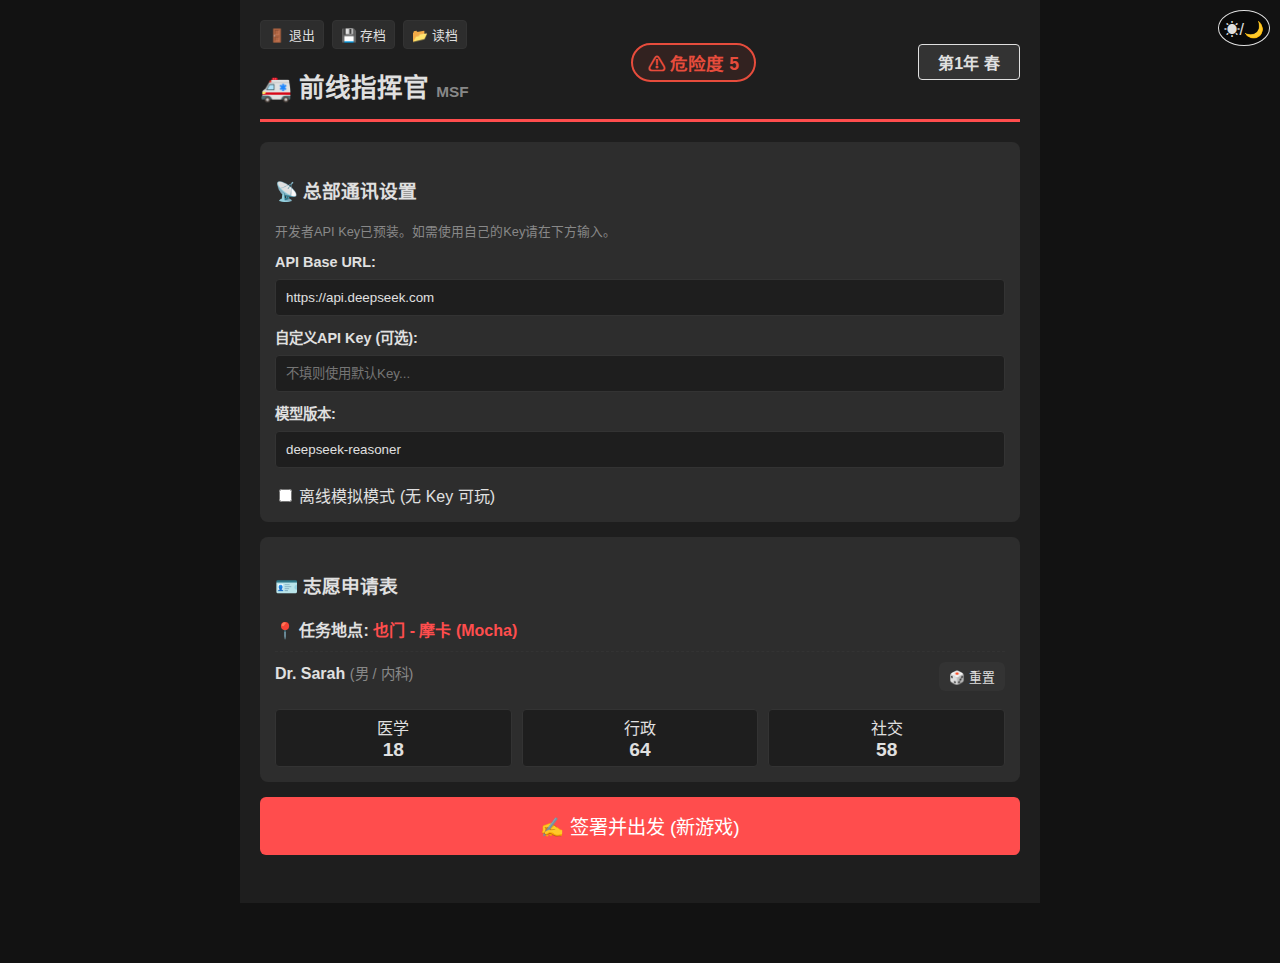
<file: 特化版.html>
<!DOCTYPE html>
<html lang="zh-CN">
<head>
    <meta charset="UTF-8">
    <meta name="viewport" content="width=device-width, initial-scale=1.0, maximum-scale=1.0, user-scalable=no">
    <title>无国界医生：前线指挥官 (DeepSeek R1版)</title>
    <style>
        /* 日夜模式变量定义 */
        :root {
            /* 夜间模式 (默认) */
            --bg: #121212;
            --panel: #1e1e1e;
            --text: #e0e0e0;
            --primary: #ff4d4d;
            --accent: #d35400;
            --green: #2ecc71;
            --blue: #3498db;
            --gold: #f1c40f;
            --purple: #9b59b6;
            --border: #333;
            --input-bg: #2d2d2d;
            --bio-bg: #2a2520;
            --bio-text: #bdc3c7;
            --hover: #333;
            --danger: #e74c3c;
            --nav-height: 60px;
        }

        /* 日间模式类 */
        body.day-mode {
            --bg: #fdf6e3;
            --panel: #ffffff;
            --text: #333333;
            --primary: #EE0000;
            --accent: #e67e22;
            --green: #27ae60;
            --blue: #2980b9;
            --gold: #f39c12;
            --purple: #8e44ad;
            --border: #ddd;
            --input-bg: #eee;
            --bio-bg: #fff8e1;
            --bio-text: #5d4037;
            --hover: #fffdf5;
            --danger: #c0392b;
        }

        body { font-family: 'Helvetica Neue', Helvetica, Arial, sans-serif; background: var(--bg); color: var(--text); margin: 0; padding: 0; transition: background 0.3s, color 0.3s; padding-bottom: var(--nav-height); }
        .container { max-width: 800px; margin: 0 auto; background: var(--panel); padding: 20px; min-height: 100vh; box-sizing: border-box; position: relative; }
        
        /* 头部与状态 */
        header { border-bottom: 3px solid var(--primary); padding-bottom: 15px; margin-bottom: 20px; display: flex; justify-content: space-between; align-items: center; }
        .header-left { display: flex; flex-direction: column; gap: 5px; }
        
        .system-btns { display: flex; gap: 8px; margin-bottom: 5px; }
        .sys-btn { padding: 4px 8px; font-size: 0.8rem; background: var(--input-bg); border: 1px solid var(--border); color: var(--text); border-radius: 4px; }
        .sys-btn:hover { background: var(--accent); color: white; }

        .header-center { 
            font-size: 1.1rem; font-weight: bold; color: var(--danger); 
            border: 2px solid var(--danger); padding: 5px 15px; border-radius: 20px; 
            background: rgba(231, 76, 60, 0.1); 
            animation: heartbeat 2s infinite; 
            text-align: center;
        }
        @keyframes heartbeat { 0% { transform: scale(1); } 50% { transform: scale(1.05); } 100% { transform: scale(1); } }

        h1 { margin: 0; font-size: 1.6rem; color: var(--text); }
        #game-location-display { font-size: 0.95rem; color: var(--accent); font-weight: bold; margin-top: 5px; display: none; animation: fadeIn 1s; }
        
        .day-counter { background: var(--border); color: var(--text); padding: 5px 10px; border-radius: 4px; font-weight: bold; height: fit-content; border: 1px solid var(--text); min-width: 80px; text-align: center; }

        #theme-toggle {
            position: absolute; top: 10px; right: 10px; z-index: 100;
            background: rgba(0,0,0,0.5); border: 1px solid var(--text); color: var(--text);
            padding: 5px; font-size: 1rem; margin: 0; width: auto; border-radius: 50%;
        }

        /* 界面切换 */
        .screen { display: none; animation: fadeIn 0.5s; padding-bottom: 20px; }
        .screen.active { display: block; }
        @keyframes fadeIn { from { opacity: 0; } to { opacity: 1; } }

        /* 加载界面 */
        #loading-screen { text-align: center; padding-top: 50px; }
        .loader-content { display: inline-block; text-align: left; background: #000; color: #0f0; padding: 20px; border-radius: 5px; font-family: 'Courier New', Courier, monospace; width: 80%; max-width: 400px; box-shadow: 0 0 20px rgba(0,0,0,0.5); }
        .loader-spinner { border: 4px solid #333; border-top: 4px solid var(--primary); border-radius: 50%; width: 40px; height: 40px; animation: spin 1s linear infinite; margin: 20px auto; }
        @keyframes spin { 0% { transform: rotate(0deg); } 100% { transform: rotate(360deg); } }
        .log-line { margin: 5px 0; opacity: 0; animation: typeIn 0.5s forwards; }
        @keyframes typeIn { from { opacity: 0; transform: translateY(5px); } to { opacity: 1; transform: translateY(0); } }

        /* 按钮体系 */
        button { background: var(--border); color: var(--text); border: none; padding: 12px 18px; border-radius: 6px; cursor: pointer; transition: 0.2s; font-size: 1rem; margin-bottom: 8px; }
        button:hover { opacity: 0.9; transform: translateY(-1px); background: var(--primary); color: white; }
        button:disabled { background: #555; cursor: not-allowed; transform: none; color: #888; }
        
        .action-btn { width: 100%; text-align: left; display: flex; justify-content: space-between; align-items: center; background: var(--panel); border: 1px solid var(--border); }
        .action-btn:hover { background: var(--hover); }
        
        .skill-btn { background: var(--accent); color: white; width: 100%; }
        .rest-btn { background: var(--green); color: white; width: 100%; margin-top: 15px; font-weight: bold; }
        
        .choice-btn { 
            background: var(--panel); color: var(--text); border: 2px solid var(--border); width: 100%; text-align: left; padding: 18px; margin-bottom: 12px;
            transition: all 0.2s;
        }
        .choice-btn:hover { border-color: var(--accent); background: var(--hover); box-shadow: 0 2px 5px rgba(0,0,0,0.2); }

        .input-group { background: var(--input-bg); padding: 15px; border-radius: 8px; margin-bottom: 15px; color: var(--text); }
        input[type="text"], input[type="password"], input[type="number"] { width: 100%; padding: 10px; margin-top: 8px; border: 1px solid var(--border); border-radius: 4px; box-sizing: border-box; background: var(--panel); color: var(--text); }

        /* Slider 样式 */
        .slider-container { background: var(--input-bg); padding: 10px; border-radius: 6px; border: 1px solid var(--border); margin-bottom: 8px; }
        input[type=range] { width: 100%; margin: 10px 0; }
        .slider-val { float: right; font-weight: bold; color: var(--gold); }

        /* 数值条 */
        .stats-grid { display: grid; grid-template-columns: 1fr 1fr; gap: 15px; margin-bottom: 20px; }
        .stat-box { background: var(--input-bg); padding: 12px; border-radius: 6px; border-left: 4px solid var(--accent); position: relative; }
        .bar-bg { background: #555; height: 10px; border-radius: 5px; overflow: hidden; margin-top: 5px; }
        .bar-fill { height: 100%; background: var(--accent); width: 50%; transition: width 0.5s ease-out; }
        .bar-fill.high { background: var(--green); }
        .bar-fill.low { background: var(--primary); }

        /* 底部导航栏 */
        .bottom-nav {
            position: fixed; bottom: 0; left: 0; width: 100%; height: var(--nav-height);
            background: var(--panel); border-top: 1px solid var(--border);
            display: grid; grid-template-columns: repeat(7, 1fr); /* 7个Tab */
            z-index: 999; box-shadow: 0 -2px 10px rgba(0,0,0,0.3);
        }
        .nav-item {
            display: flex; flex-direction: column; justify-content: center; align-items: center;
            cursor: pointer; color: #888; font-size: 0.7rem; transition: 0.2s; padding: 2px 0;
        }
        .nav-item.active { color: var(--primary); font-weight: bold; background: rgba(255,255,255,0.05); }
        .nav-icon { font-size: 1.2rem; margin-bottom: 2px; }

        /* 内容区域 */
        .tab-content { display: none; animation: fadeIn 0.3s; }
        .tab-content.active { display: block; }

        .bio-box { background: var(--bio-bg); padding: 15px; border-radius: 6px; font-style: italic; color: var(--bio-text); line-height: 1.6; margin-bottom: 20px; border: 1px dashed var(--border); }

        .rank-card {
            background: linear-gradient(135deg, var(--input-bg), var(--panel));
            border: 2px solid var(--gold); border-radius: 8px; padding: 15px;
            margin-bottom: 20px; text-align: center;
        }
        .rank-title { font-size: 1.4rem; font-weight: bold; color: var(--gold); margin-bottom: 5px; }
        .rank-progress { font-size: 0.9rem; color: #888; margin-bottom: 10px; }
        .rank-actions { display: grid; grid-template-columns: 1fr 1fr; gap: 10px; margin-top: 10px; }

        /* 商店物品 Grid */
        .item-grid { display: grid; grid-template-columns: 1fr 1fr; gap: 10px; }
        .item-card { background: var(--input-bg); border: 1px solid var(--border); border-radius: 6px; padding: 10px; text-align: center; display: flex; flex-direction: column; justify-content: space-between; }
        .item-name { font-weight: bold; color: var(--accent); margin-bottom: 5px; font-size: 1rem; }
        .item-price { color: var(--gold); font-weight: bold; margin-bottom: 5px; }
        .item-desc { font-size: 0.8em; color: #aaa; margin-bottom: 10px; height: 3em; overflow: hidden; }
        .buy-btn { width: 100%; padding: 8px; font-size: 0.9rem; background: var(--border); color: var(--text); }
        .buy-btn:not(:disabled):hover { background: var(--green); color: white; }

        #event-area { background: var(--panel); border: 1px solid var(--border); padding: 25px; border-radius: 8px; box-shadow: 0 5px 15px rgba(0,0,0,0.1); margin-bottom: 20px; }
        .event-tag { display: inline-block; background: var(--primary); color: white; padding: 3px 8px; font-size: 0.8rem; border-radius: 4px; margin-bottom: 10px; text-transform: uppercase; }
        .event-text { line-height: 1.8; color: var(--text); font-size: 1.05rem; margin-bottom: 25px; text-align: justify; }
        .loading-spinner { text-align: center; padding: 40px; color: #888; display: none; }

        /* 病房样式 */
        .patient-card { background: var(--input-bg); border-left: 4px solid #888; padding: 10px; margin-bottom: 10px; border-radius: 4px; position: relative; }
        .p-sev-0 { border-color: var(--green); }
        .p-sev-1 { border-color: var(--gold); }
        .p-sev-2 { border-color: var(--danger); }
        .p-header { display: flex; justify-content: space-between; font-weight: bold; border-bottom: 1px solid #444; padding-bottom: 5px; margin-bottom: 5px; }
        .p-info { font-size: 0.9rem; color: #bbb; margin-bottom: 5px; }
        .p-desc { font-size: 0.85rem; font-style: italic; color: #888; margin-bottom: 8px; }
        .p-actions { display: flex; gap: 5px; margin-top: 5px; }
        .p-btn { padding: 4px 8px; font-size: 0.8rem; flex: 1; }

        /* 考核样式 */
        .exam-box { background: var(--input-bg); padding: 15px; border: 1px solid var(--border); border-radius: 8px; }
        .exam-q { font-size: 1.1rem; margin-bottom: 15px; font-weight: bold; }
        .exam-opt { width: 100%; text-align: left; margin-bottom: 8px; padding: 10px; border: 1px solid var(--border); background: var(--panel); color: var(--text); }
        .exam-opt:hover { border-color: var(--blue); }
        .streak-badge { background: var(--gold); color: #000; padding: 2px 6px; border-radius: 4px; font-weight: bold; font-size: 0.9em; margin-left: 10px; }

        /* 弹窗通用样式 */
        .custom-modal { 
            position: fixed; top: 0; left: 0; width: 100%; height: 100%; 
            background: rgba(0,0,0,0.85); z-index: 2000; display: none;
            justify-content: center; align-items: center; 
        }
        .modal-content { 
            background: var(--panel); width: 90%; max-width: 400px; padding: 0; 
            border-radius: 10px; overflow: hidden; box-shadow: 0 10px 25px rgba(0,0,0,0.5);
            animation: popIn 0.3s; border: 1px solid var(--border); color: var(--text); position: relative; max-height: 90vh; overflow-y: auto;
        }
        @keyframes popIn { from { transform: scale(0.8); opacity: 0; } to { transform: scale(1); opacity: 1; } }
        .modal-header { background: var(--input-bg); color: var(--text); padding: 15px; text-align: center; font-size: 1.2rem; font-weight: bold; border-bottom: 1px solid var(--border); }
        .modal-body { padding: 20px; text-align: center; }
        
        #result-status { font-weight: bold; font-size: 1.2rem; text-align: center; margin-bottom: 10px; }
        .status-success { color: var(--green); }
        .status-fail { color: var(--primary); }

        #result-text, .msg-text { font-style: italic; color: var(--text); opacity: 0.9; margin-bottom: 15px; padding-bottom: 10px; border-bottom: 1px dashed var(--border); line-height: 1.5; }

        .change-list { list-style: none; padding: 0; margin: 0; text-align: left; }
        .change-item { display: flex; justify-content: space-between; padding: 8px 0; border-bottom: 1px solid var(--border); font-size: 1.1rem; }
        .change-val { font-weight: bold; }
        .val-up { color: var(--green); }
        .val-down { color: var(--primary); }
        .modal-btn { width: 100%; padding: 15px; background: var(--primary); border-radius: 0; margin: 0; font-size: 1.1rem; color: white; cursor: pointer; border: none; }
        .modal-btn:hover { opacity: 0.9; }
        .modal-btn.secondary { background: var(--border); color: var(--text); }
        
        .save-slot-btn { 
            display: block; width: 100%; text-align: left; margin-bottom: 10px; 
            background: var(--input-bg); border: 1px solid var(--border); padding: 15px;
            border-radius: 6px; cursor: pointer;
        }
        .save-slot-btn:hover { border-color: var(--accent); }
        .save-meta { font-size: 0.8em; color: #888; margin-top: 5px; }

        #start-event-btn { 
            width: 100%; margin-top: 15px; background: var(--accent); padding: 15px; 
            font-size: 1.1rem; font-weight: bold; display: none; color: white;
            animation: pulse 2s infinite;
        }
        @keyframes pulse { 0% { box-shadow: 0 0 0 0 rgba(230, 126, 34, 0.7); } 70% { box-shadow: 0 0 0 10px rgba(230, 126, 34, 0); } 100% { box-shadow: 0 0 0 0 rgba(230, 126, 34, 0); } }

        #story-container {
            margin-top: 20px; text-align: left;
            border: 1px solid var(--border); background: var(--input-bg);
            padding: 15px; border-radius: 6px; display: none;
        }
        #story-content {
            font-family: 'Georgia', serif; line-height: 1.8; white-space: pre-wrap;
            max-height: 300px; overflow-y: auto; color: var(--text);
        }
        #gen-story-btn {
            background: var(--accent);
            width: 100%; margin-top: 15px; padding: 15px;
            font-weight: bold; color: white;
        }

        .achieve-list { list-style: none; padding: 0; }
        .achieve-item { background: var(--input-bg); margin-bottom: 10px; padding: 10px; border-radius: 4px; border-left: 3px solid var(--gold); }
    </style>
</head>
<body>

<button id="theme-toggle" onclick="toggleTheme()">☀/🌙</button>

<div class="container">
    <header>
        <div class="header-left">
            <div class="system-btns">
                <button class="sys-btn" id="exit-game-btn" onclick="tryExitGame()">🚪 退出</button>
                <button class="sys-btn" onclick="saveGameManual()">💾 存档</button>
                <button class="sys-btn" onclick="openLoadModal()">📂 读档</button>
            </div>
            <h1>🚑 前线指挥官 <span style="font-size:0.6em; color:#888">MSF</span></h1>
            <div id="game-location-display">📍 ???</div>
        </div>
        
        <div class="header-center">⚠ 危险度 <span id="val-danger">5</span></div>

        <div class="day-counter" id="day-display">第1年 春</div>
    </header>

    <div id="setup-screen" class="screen active">
        <div class="input-group">
            <h3>📡 总部通讯设置</h3>
            
            <p style="font-size:0.8em; color:#888;">开发者API Key已预装。如需使用自己的Key请在下方输入。</p>
            <label style="font-size:0.9em; font-weight:bold;">API Base URL:</label>
            <input type="text" id="api-url" value="https://api.deepseek.com">

            <label style="font-size:0.9em; font-weight:bold; margin-top:10px; display:block;">自定义API Key (可选):</label>
            <input type="password" id="api-key" placeholder="不填则使用默认Key...">
            
            <label style="font-size:0.9em; font-weight:bold; margin-top:10px; display:block;">模型版本:</label>
            <input type="text" id="model-name" value="deepseek-reasoner" placeholder="deepseek-reasoner">
            
            <div style="margin-top:15px;">
                <input type="checkbox" id="use-mock" onchange="toggleApiInput()"> 
                <label for="use-mock">离线模拟模式 (无 Key 可玩)</label>
            </div>
        </div>
        <div class="input-group">
            <h3>🪪 志愿申请表</h3>
            
            <button id="continue-btn" onclick="openLoadModal()" style="display:none; background:var(--green); color:white; width:100%; margin-bottom:15px; border:2px solid var(--text);">🔄 继续游戏 (检测到存档)</button>

            <div style="margin-bottom: 10px; border-bottom: 1px dashed var(--border); padding-bottom: 10px;">
                <strong>📍 任务地点:</strong> <span id="p-location" style="color:var(--primary); font-weight:bold;">正在分配...</span>
            </div>

            <div style="display: flex; justify-content: space-between; margin-bottom:10px;">
                <div>
                    <strong><span id="p-name">?</span></strong> 
                    <span style="color:#888; font-size:0.9em;">(<span id="p-gender">?</span> / <span id="p-dept">?</span>)</span>
                </div>
                <button onclick="rollCharacter()" style="padding:5px 10px; font-size:0.8rem;">🎲 重置</button>
            </div>
            <div style="display:grid; grid-template-columns: 1fr 1fr 1fr; gap:10px; text-align:center;">
                <div style="background:var(--panel); border:1px solid var(--border); padding:5px; border-radius:4px;">医学<br><strong id="p-med" style="font-size:1.2em">0</strong></div>
                <div style="background:var(--panel); border:1px solid var(--border); padding:5px; border-radius:4px;">行政<br><strong id="p-admin" style="font-size:1.2em">0</strong></div>
                <div style="background:var(--panel); border:1px solid var(--border); padding:5px; border-radius:4px;">社交<br><strong id="p-soc" style="font-size:1.2em">0</strong></div>
            </div>
        </div>
        <button onclick="tryStartNewGame()" style="width:100%; padding:15px; font-size:1.2rem; background:var(--primary); color:white;">✍️ 签署并出发 (新游戏)</button>
    </div>

    <div id="loading-screen" class="screen">
        <div class="loader-content">
            <div>> 连接 MSF 卫星网络...</div>
            <div id="log-box"></div>
            <div class="loader-spinner"></div>
            <div style="text-align:center; color:#888; font-size:0.8em; margin-top:10px;">任务生成中，请保持信号畅通</div>
        </div>
    </div>

    <div id="game-screen" class="screen">
        
        <div id="tab-event" class="tab-content active">
            <h3>🚨 季度简报</h3>
            <div id="loading-spinner" class="loading-spinner">
                🛰️ 正在从前线获取情报 (DeepSeek推理中)...
            </div>

            <div id="event-area" style="display:none;">
                <span class="event-tag" id="event-tag">EVENT</span>
                <div class="event-text" id="event-desc"></div>
                <div id="choices-container"></div>
            </div>

            <button id="start-event-btn" onclick="fetchDailyEvent()">📡 获取季度情报 (开始事件)</button>
            
            <div id="next-quarter-msg" style="text-align:center; margin-top:20px; color:#888; display:none;">
                本季度事件已处理。请管理人物与基地，准备进入下一季度。
            </div>
            <button id="next-day-btn" onclick="triggerNextQuarter()" style="width:100%; margin-top:15px; background:var(--primary); padding:15px; font-size:1.1rem; display:none; color: white;">📅 进入下一季度</button>
        </div>

        <div id="tab-character" class="tab-content">
            <div id="bio-container" class="bio-box"></div>

            <div class="rank-card">
                <div class="rank-title" id="val-rank-name">医疗专员</div>
                <div class="rank-progress">当前职级: Lv.<span id="val-rank-lvl">1</span></div>
                <div style="font-size:0.9em; margin-bottom:5px;">上级好感度: <span id="val-favor">10</span>/100</div>
                <div class="bar-bg" style="margin-bottom:10px;"><div class="bar-fill" id="bar-favor" style="background:var(--gold)"></div></div>
                <div style="font-size:0.9em; color:#fff;">考核连胜: <span id="val-max-streak" style="color:var(--gold)">0</span> (晋升关键)</div>
                
                <div class="rank-actions">
                    <button style="font-size:0.9rem; padding:8px;" onclick="interactBoss('network')">🤝 联络感情</button>
                    <button style="font-size:0.9rem; padding:8px;" onclick="interactBoss('fund')">💰 请求资金</button>
                </div>
                <button id="btn-promo" style="width:100%; margin-top:10px; background:var(--blue); color:white;" onclick="applyForPromotion()">⬆️ 申请晋升 (仅秋季开放)</button>
                <div id="promo-status" style="font-size:0.8em; color:#888; margin-top:5px;"></div>
            </div>

            <div class="stat-box" style="margin-bottom:15px; border-left-color:var(--purple);">
                💵 个人存款: <span id="val-cash-char" style="font-weight:bold; color:var(--purple); float:right;">$100</span>
                <div style="font-size:0.8em; color:#888; margin-top:5px;">生活费: -$50 (季度结算时扣除)</div>
                <div style="font-size:0.8em; color:#2ecc71; margin-top:2px;">下季度薪水: <span id="val-salary"></span></div>
            </div>

            <h4>人物特性</h4>
            <div class="stats-grid">
                <div class="stat-box">❤️ 健康 <span style="float:right;" id="val-health">0</span><div class="bar-bg"><div class="bar-fill" id="bar-health"></div></div></div>
                <div class="stat-box">⚡ 精力 <span style="float:right;" id="val-energy">0</span><div class="bar-bg"><div class="bar-fill" id="bar-energy"></div></div></div>
                <div class="stat-box">💉 医学 <span style="float:right;" id="val-med">0</span><div class="bar-bg"><div class="bar-fill" id="bar-med" style="background:var(--blue)"></div></div></div>
                <div class="stat-box">📋 行政 <span style="float:right;" id="val-admin">0</span><div class="bar-bg"><div class="bar-fill" id="bar-admin" style="background:var(--blue)"></div></div></div>
                <div class="stat-box">🗣️ 社交 <span style="float:right;" id="val-soc">0</span><div class="bar-bg"><div class="bar-fill" id="bar-soc" style="background:var(--blue)"></div></div></div>
                <div class="stat-box" style="border-left-color:var(--danger);">👮 嫌疑 <span style="float:right;" id="val-suspicion">0</span><div class="bar-bg"><div class="bar-fill" id="bar-suspicion" style="background:var(--danger)"></div></div></div>
            </div>
            
            <div style="display:grid; grid-template-columns: 1fr 1fr 1fr; gap:10px;">
                <button class="skill-btn" onclick="trainSkill('med')">📖 研读医学</button>
                <button class="skill-btn" onclick="trainSkill('admin')">📋 处理文书</button>
                <button class="skill-btn" onclick="trainSkill('soc')">🗣️ 交流经验</button>
            </div>
            
            <button class="rest-btn" id="btn-rest" onclick="doRest()">🛌 休息 (本季度限一次)</button>
        </div>

        <div id="tab-ward" class="tab-content">
            <div class="stat-box" style="margin-bottom:15px; border-left-color:var(--blue);">
                🏥 住院部: <span id="ward-count">0</span> / <span id="ward-cap">20</span>
                <span style="float:right; font-size:0.8em; color:#aaa;" id="ward-limit-msg">本季收治: 0/3</span>
            </div>
            
            <div style="display:flex; gap:10px; margin-bottom:15px;">
                <button class="action-btn" style="flex:1; justify-content:center; background:var(--blue); color:white;" onclick="admitPatient()">➕ 收入院</button>
                <button class="action-btn" id="btn-rounds" style="flex:1; justify-content:center; background:var(--purple); color:white;" onclick="doRounds()">🩺 查房 (消耗物资/健康)</button>
            </div>
            
            <div id="patient-list"></div>
        </div>

        <div id="tab-exam" class="tab-content">
            <div class="stat-box" style="margin-bottom:15px; border-left-color:var(--gold);">
                📝 执业能力考核
                <div style="font-size:0.8em; color:#aaa;">当前连胜: <span id="curr-streak">0</span> | 最高连胜: <span id="best-streak">0</span></div>
            </div>
            
            <div id="exam-start-area">
                <p>每季度可参加一次考核。连胜是晋升的关键。</p>
                <p style="font-size:0.8em; color:#888;">连胜要求: Lv2(3), Lv3(5), Lv4(10), Lv5(15), Lv6(20)</p>
                <button class="skill-btn" id="btn-start-exam" onclick="startExam()">✍️ 开始考试</button>
                
                <details style="margin-top:20px; border:1px solid var(--border); padding:10px; border-radius:4px;">
                    <summary style="cursor:pointer; font-size:0.8em; color:#888;">[开发者] 导入题库</summary>
                    <textarea id="exam-import-area" style="width:100%; height:100px; background:var(--input-bg); color:var(--text); border:none; margin-top:5px;" placeholder='[{"q":"问题?","o":["A","B","C","D"],"a":0},...]'></textarea>
                    <button onclick="importQuestions()" style="width:100%; margin-top:5px; font-size:0.8em;">导入JSON</button>
                </details>
            </div>

            <div id="exam-ui" style="display:none;" class="exam-box">
                <div id="exam-q-text" class="exam-q"></div>
                <div id="exam-options"></div>
            </div>
        </div>

        <div id="tab-base" class="tab-content">
            <div class="stat-box" style="margin-bottom:15px; border-left-color:var(--gold);">
                <div>💰 基地资金: <span id="val-funds" style="font-weight:bold; color:var(--gold);">$10000</span></div>
                <div style="font-size:0.9em; margin-top:5px;">🏰 等级: <span id="val-base-lvl">基础医疗点</span> (Lv.<span id="val-base-lvl-num">1</span>)</div>
                <div style="font-size:0.8em; color:#888;">每季消耗: $1000 - (行政x10) + (紧张x10) | 拨款 +$1000</div>
            </div>

            <div class="stats-grid">
                <div class="stat-box">🤒 难民 <span style="float:right; font-weight:bold;" id="val-refugees">0</span></div>
                <div class="stat-box">😠 紧张 <span style="float:right;" id="val-tension">0%</span><div class="bar-bg"><div class="bar-fill" id="bar-tension"></div></div></div>
                <div class="stat-box">📦 物资 <span style="float:right;" id="val-supplies">0%</span><div class="bar-bg"><div class="bar-fill" id="bar-supplies"></div></div></div>
                <div class="stat-box">💧 净水 <span style="float:right;" id="val-water">0%</span><div class="bar-bg"><div class="bar-fill" id="bar-water"></div></div></div>
            </div>
            
            <h4>基地行动 (消耗资源/精力)</h4>
            <button class="action-btn" onclick="doAction('distribute_food')"><span>🥣 分发口粮与药品</span><span style="font-size:0.8em; color:#888;">物资-5, 紧张减少受社交加成</span></button>
            <button class="action-btn" onclick="doAction('distribute_water')"><span>🚰 提供净水</span><span style="font-size:0.8em; color:#888;">水-5, 紧张减少受社交加成</span></button>
            <button class="action-btn" onclick="doAction('transport')"><span>🚙 接收空投物资</span><span style="font-size:0.8em; color:#888;">物资/水+10, 健康-5</span></button>
            <button class="action-btn" onclick="doAction('pacify')"><span>🕊️ 安抚民众</span><span style="font-size:0.8em; color:#888;">紧张-5, 精力-10</span></button>
            <button class="action-btn" onclick="doAction('rescue')"><span>🚑 前线救援</span><span style="font-size:0.8em; color:#888;">健康-10, 难民+10</span></button>
            <button class="action-btn" onclick="doAction('big_spender')"><span>💸 大撒币行动</span><span style="font-size:0.8em; color:#888;">资金-1000, 紧张-8</span></button>
            
            <h4 style="margin-top:20px; color:var(--gold);">资金操作</h4>
            
            <div class="slider-container" style="border-left:4px solid var(--primary);">
                <div style="margin-bottom:5px;">🕵️ 挪用公款 <span id="em-val" class="slider-val">0%</span></div>
                <input type="range" id="em-slider" min="0" max="100" value="0" oninput="updateSliderUI('em')">
                <div style="font-size:0.8em; color:#aaa;">挪用基地 <span id="em-steal">$0</span> -> 个人获得 <span id="em-gain">$0</span> (嫌疑↑)</div>
                <button class="action-btn" style="margin-top:5px; justify-content:center; border-color:var(--primary);" onclick="commitEmbezzle()">确认挪用</button>
            </div>

            <div class="slider-container" style="border-left:4px solid var(--green);">
                <div style="margin-bottom:5px;">🤝 捐赠资金 <span id="don-val" class="slider-val">0%</span></div>
                <input type="range" id="don-slider" min="0" max="100" value="0" oninput="updateSliderUI('don')">
                <div style="font-size:0.8em; color:#aaa;">个人捐出 <span id="don-give">$0</span> -> 基地获得 <span id="don-get">$0</span></div>
                <button class="action-btn" style="margin-top:5px; justify-content:center; border-color:var(--green);" onclick="commitDonate()">确认捐赠</button>
            </div>
        </div>
        
        <div id="tab-items" class="tab-content">
             <div class="stat-box" style="margin-bottom:15px; border-left-color:var(--purple);">
                💵 个人存款: <span id="val-cash-items" style="font-weight:bold; color:var(--purple); float:right;">$100</span>
            </div>
            <h3>🛒 补给站 & 建设</h3>
            
            <div class="item-grid" style="margin-bottom:20px;">
                <div class="item-card">
                    <div><div class="item-name">📦 购买物资包</div><div class="item-price">基地资金 $500</div><div class="item-desc">物资 +5</div></div>
                    <button class="buy-btn" onclick="buyBaseItem('supplies')">购买</button>
                </div>
                <div class="item-card">
                    <div><div class="item-name">💧 购买净水</div><div class="item-price">基地资金 $500</div><div class="item-desc">净水 +5</div></div>
                    <button class="buy-btn" onclick="buyBaseItem('water')">购买</button>
                </div>
            </div>

            <div id="shop-container" class="item-grid"></div>
        </div>

        <div id="tab-achievements" class="tab-content">
            <h3>🏆 履历记录</h3>
            <ul id="achievement-list" class="achieve-list">
                <li class="achieve-item">游戏开始 - 抵达前线</li>
            </ul>
        </div>

    </div>

    <div class="bottom-nav" id="bottom-nav" style="display:none;">
        <div class="nav-item active" onclick="switchNav('event', this)">
            <div class="nav-icon">🚨</div>
            <div>事件</div>
        </div>
        <div class="nav-item" onclick="switchNav('ward', this)">
            <div class="nav-icon">🏥</div>
            <div>病房</div>
        </div>
        <div class="nav-item" onclick="switchNav('character', this)">
            <div class="nav-icon">🩺</div>
            <div>人物</div>
        </div>
        <div class="nav-item" onclick="switchNav('base', this)">
            <div class="nav-icon">⛺</div>
            <div>基地</div>
        </div>
        <div class="nav-item" onclick="switchNav('items', this)">
            <div class="nav-icon">🛒</div>
            <div>物品</div>
        </div>
        <div class="nav-item" onclick="switchNav('exam', this)">
            <div class="nav-icon">📝</div>
            <div>考核</div>
        </div>
        <div class="nav-item" onclick="switchNav('achievements', this)">
            <div class="nav-icon">🏆</div>
            <div>成就</div>
        </div>
    </div>

    <div id="end-screen" class="screen" style="text-align:center; padding-top:50px;">
        <h1 id="end-title">游戏结束</h1>
        <p id="end-reason" style="font-size:1.2rem; margin:20px 0; line-height:1.6;"></p>
        
        <button id="gen-story-btn" onclick="generateStory()">📖 生成战地日记 (回顾)</button>
        <div id="story-container">
            <h4 style="margin-top:0; color:var(--accent);">📑 战地日志</h4>
            <div id="story-content">生成中...</div>
        </div>
        
        <div id="continue-game-area" style="display:none; margin-top:20px;">
            <p>您已达成最高成就！您可以选择继续经营，或重新开始。</p>
            <button onclick="continueGame()" style="background:var(--green); color:white;">🔄 继续留任</button>
        </div>

        <button onclick="location.reload()" style="background:var(--border); color:var(--text); padding:15px 40px; margin-top:20px;">🔁 重新开始</button>
    </div>
</div>

<div id="message-modal" class="custom-modal">
    <div class="modal-content">
        <div class="modal-header" id="msg-title">提示</div>
        <div class="modal-body">
            <p id="msg-content" class="msg-text"></p>
            <button class="modal-btn" onclick="closeMsgModal()">确 定</button>
        </div>
    </div>
</div>

<div id="confirm-modal" class="custom-modal">
    <div class="modal-content">
        <div class="modal-header" id="cfm-title">确认</div>
        <div class="modal-body">
            <p id="cfm-content" class="msg-text"></p>
            <div style="display:flex; gap:1px;">
                <button class="modal-btn secondary" onclick="closeConfirmModal(false)" style="flex:1;">取 消</button>
                <button class="modal-btn" onclick="closeConfirmModal(true)" style="flex:1;">确 定</button>
            </div>
        </div>
    </div>
</div>

<div id="load-modal" class="custom-modal">
    <div class="modal-content">
        <div class="modal-header">读取档案</div>
        <div class="modal-body" style="text-align:left;">
            <button class="save-slot-btn" onclick="loadSlot('auto')">
                <div style="font-weight:bold;">📼 自动存档</div>
                <div class="save-meta" id="slot-auto-info">无记录</div>
            </button>
            <button class="save-slot-btn" onclick="loadSlot('manual')">
                <div style="font-weight:bold;">💾 手动存档</div>
                <div class="save-meta" id="slot-manual-info">无记录</div>
            </button>
            <button class="modal-btn secondary" style="width:100%; margin-top:10px;" onclick="$('load-modal').style.display='none'">关 闭</button>
        </div>
    </div>
</div>

<div id="result-modal" class="custom-modal">
    <div class="modal-content">
        <div class="modal-header">行动回报</div>
        <div class="modal-body">
            <div id="result-status"></div>
            <p id="result-text"></p>
            <ul id="result-list" class="change-list"></ul>
            <button class="modal-btn" onclick="closeModal()">确 定</button>
        </div>
    </div>
</div>

<div id="investigation-modal" class="custom-modal">
    <div class="modal-content">
        <div class="modal-header" style="background:var(--danger); color:white;">🚨 财务审查</div>
        <div class="modal-body">
            <p style="margin-bottom:20px; line-height:1.6;">你的账户异常变动引起了总部的怀疑。调查组已经介入，你面临严重的指控。</p>
            <div style="display:grid; grid-template-columns: 1fr 1fr; gap:10px;">
                <button style="background:var(--primary); color:white; border:none; padding:15px; border-radius:4px;" onclick="handleInvestigationAction('resist')">🛑 负隅顽抗</button>
                <button style="background:var(--blue); color:white; border:none; padding:15px; border-radius:4px;" onclick="handleInvestigationAction('surrender')">🏳️ 全数上交</button>
            </div>
            <div style="font-size:0.8em; color:#888; margin-top:10px; text-align:center;">
                顽抗: 试图掩盖 (可能直接定罪)<br>
                上交: 清空存款并降职 (保留工作)
            </div>
        </div>
    </div>
</div>

<script>
    // --- 开发者配置 ---
    const DEVELOPER_API_KEY = "sk-9587151f054b41cf903c0b7d892f67c0"; // 开发者可在此填入默认KEY

    // --- 全局工具与数据定义 ---
    const $ = id => document.getElementById(id);
    const randInt = (min, max) => Math.floor(Math.random() * (max - min + 1)) + min;
    const wait = ms => new Promise(resolve => setTimeout(resolve, ms));
    const SAVE_KEY_AUTO = 'msf_commander_save_auto';
    const SAVE_KEY_MANUAL = 'msf_commander_save_manual';

    // 数据列表
    const CHAR_NAMES = ["Alex", "Dr. Sarah", "Jean", "Dr. Ahmed", "Maria", "David", "Liang", "Dr. Chen"];
    const CHAR_DEPTS = ["骨科", "感染科", "儿科", "妇产科", "急诊科", "内科", "眼科"];
    const CHAR_LOCATIONS = [
        "南苏丹 - 本提乌 (Bentiu)", 
        "巴西 - 阿维斯塔（Boa Vista）", 
        "阿富汗 - 昆都士 (Kunduz)", 
        "也门 - 摩卡 (Mocha)", 
        "海地 - 太阳城 (Cité Soleil)", 
        "刚果金 - 北基伍 (North Kivu)", 
        "中非共和国 - 班吉 (Bangui)"
    ];
    
    const RANKS = [
        "医疗专员 (Level 1)",
        "临床专家 (Level 2)",
        "医疗主管 (Level 3)",
        "项目统筹 (Level 4)",
        "副总筹 (Level 5)",
        "区域总筹 (Level 6)"
    ];
    const RANK_SALARIES = [100, 400, 800, 1200, 1600, 2000];
    const RANK_REQ_STREAK = [0, 3, 5, 10, 15, 20]; // 对应 1->2, 2->3 等

    const BASE_LEVELS = [
        { name: "基础医疗点", cap: 150, cost: 0, wardCap: 5 },
        { name: "移动医疗队", cap: 200, cost: 10000, wardCap: 7 },
        { name: "野战医院", cap: 250, cost: 20000, wardCap: 9 },
        { name: "专科中心", cap: 500, cost: 50000, wardCap: 12 }
    ];

    const SHOP_ITEMS = [
        { id: 'snack', name: '🍫 零食', price: 100, desc: '增加 3点 精力', type: 'cons', effect: { energy: 3 } },
        { id: 'medkit', name: '🩹 急救包', price: 150, desc: '增加 3点 健康', type: 'cons', effect: { health: 3 } },
        { id: 'coffee', name: '☕ 现磨咖啡', price: 200, desc: '增加 5点 精力', type: 'cons', effect: { energy: 5 } },    
        { id: 'suit', name: '👔 正装', price: 400, desc: '永久增加 5点 社交', type: 'perm', effect: { soc: 5 } },
		{ id: 'book', name: '📚 管理学培训班', price: 600, desc: '永久增加 5点 行政', type: 'perm', effect: { admin: 5 } },
		{ id: 'scope', name: '🩺 特级听诊器', price: 800, desc: '永久增加 5点 医学', type: 'perm', effect: { med: 5 } },
		{ id: 'coat', name: '👩‍⚕️防刺白大褂', price: 1200, desc: '永久增加 10点 医学', type: 'perm', effect: { med: 10 } },
        { id: 'laptop', name: '💻 笔记本', price: 1500, desc: '永久增加 10点 行政', type: 'perm', effect: { admin: 10 } },
        { id: 'phone', name: '📡 卫星电话', price: 1800, desc: '永久增加 10点 社交', type: 'perm', effect: { soc: 10 } },
        { id: 'device', name: '🔬 实验设备', price: 5000, desc: '永久增加 15点 医学', type: 'perm', effect: { med: 15 } },
        { id: 'suv', name: '🚙 越野车', price: 10000, desc: '搬运物资不再消耗健康', type: 'perm', effect: {} },
        // 基地升级
        { id: 'base_lv2', name: '🏗️ 扩建:移动医疗队', price: 10000, desc: '难民上限200, 更多床位', type: 'base', level: 1 },
        { id: 'base_lv3', name: '🏥 扩建:野战医院', price: 20000, desc: '难民上限250, 更多床位', type: 'base', level: 2 },
        { id: 'base_lv4', name: '🏙️ 扩建:专科中心', price: 50000, desc: '难民上限500, 更多床位', type: 'base', level: 3 }
    ];

    // 默认题库
    const DEFAULT_QUESTIONS = [
        {"q":"休克病人补液的首选液体是？","o":["葡萄糖注射液","平衡盐溶液","全血","血浆"],"a":1},
        {"q":"心肺复苏(CPR)按压与人工呼吸的比例是？","o":["15:2","30:2","5:1","15:1"],"a":1},
        {"q":"无国界医生(MSF)成立于哪一年？","o":["1945","1960","1971","1999"],"a":2},
        {"q":"以下哪种不是通过血液传播的疾病？","o":["甲肝","乙肝","丙肝","艾滋病"],"a":0},
        {"q":"在灾难现场检伤分类中，红色标签代表？","o":["轻伤","重伤(需立即急救)","死亡","暂缓治疗"],"a":1}
    ];

    const CONFIG = { ranks: RANKS };
    
    // 状态数据
    let player = { 
        name:"", gender:"", dept:"", med:0, admin:0, soc:0, health:60, energy:60, location: "",
        suspicion: 0, investigationCount: 0, rankIndex: 0, favor: 10,
        lastPromoQuarter: 0, appliedPromo: false, cash: 100, items: []
    };
    let camp = { refugees: 100, supplies: 60, water: 60, tension: 30, funds: 10000, baseLevelIdx: 0 }; 
    let currentQuarter = 1; 
    let quartersSinceRank6 = 0;
    let dangerLevel = 5; 
    let isEventResolved = false; 
    let hasRestedToday = false; 
    let historyLog = [];
    let isVictoryPending = false;
    let bioCache = "";
    
    // 新增模块数据
    let patients = [];
    let admittedCount = 0; // 本季度收治人数
    let hasRounded = false; // 本季度是否查房
    let examQuestions = JSON.parse(JSON.stringify(DEFAULT_QUESTIONS));
    let examStreak = 0;
    let maxExamStreak = 0;
    let hasTakenExam = false; // 本季度是否考过

    // 弹窗回调
    let confirmCallback = null;

    // --- 核心工具 ---
    
    function showMessage(title, text) {
        $('msg-title').innerText = title;
        $('msg-content').innerText = text;
        $('message-modal').style.display = 'flex';
    }
    
    function closeMsgModal() {
        $('message-modal').style.display = 'none';
    }

    function showConfirm(title, text, callback) {
        $('cfm-title').innerText = title;
        $('cfm-content').innerText = text;
        confirmCallback = callback;
        $('confirm-modal').style.display = 'flex';
    }

    function closeConfirmModal(result) {
        $('confirm-modal').style.display = 'none';
        if (confirmCallback) confirmCallback(result);
    }

    // --- 游戏逻辑 ---

    function generateRandomData() {
        player.name = CHAR_NAMES[randInt(0, CHAR_NAMES.length-1)];
        player.gender = Math.random() > 0.5 ? "男" : "女";
        player.dept = CHAR_DEPTS[randInt(0, CHAR_DEPTS.length-1)];
        player.location = CHAR_LOCATIONS[randInt(0, CHAR_LOCATIONS.length-1)]; 
        player.suspicion = 0;
        player.investigationCount = 0;
        
        let sum = 0;
        do {
            player.med = randInt(0, 100);
            player.admin = randInt(0, 100);
            player.soc = randInt(0, 100);
            sum = player.med + player.admin + player.soc;
        } while (sum < 100 || sum > 180);
    }

    function updateSetupUI() {
        if(!$('p-name')) return;
        $('p-name').innerText = player.name;
        $('p-gender').innerText = player.gender;
        $('p-dept').innerText = player.dept;
        $('p-location').innerText = player.location;
        $('p-med').innerText = player.med;
        $('p-admin').innerText = player.admin;
        $('p-soc').innerText = player.soc;
    }

    function rollCharacter() {
        generateRandomData();
        updateSetupUI();
    }

    // --- 存档系统 ---

    function saveGame(type) {
        const gameState = {
            player, camp, currentQuarter, dangerLevel, 
            isEventResolved, hasRestedToday, historyLog, 
            isVictoryPending, quartersSinceRank6, bioCache,
            patients, admittedCount, hasRounded,
            examQuestions, examStreak, maxExamStreak, hasTakenExam,
            saveDate: new Date().toLocaleString()
        };
        const key = type === 'auto' ? SAVE_KEY_AUTO : SAVE_KEY_MANUAL;
        localStorage.setItem(key, JSON.stringify(gameState));
    }

    function saveGameManual() {
        saveGame('manual');
        showMessage("系统提示", "✅ 手动存档成功！");
    }

    function openLoadModal() {
        const autoData = localStorage.getItem(SAVE_KEY_AUTO);
        const manualData = localStorage.getItem(SAVE_KEY_MANUAL);

        $('slot-auto-info').innerText = autoData ? JSON.parse(autoData).saveDate : "无记录";
        $('slot-manual-info').innerText = manualData ? JSON.parse(manualData).saveDate : "无记录";
        
        $('load-modal').style.display = 'flex';
    }

    function loadSlot(type) {
        const key = type === 'auto' ? SAVE_KEY_AUTO : SAVE_KEY_MANUAL;
        const data = localStorage.getItem(key);
        if (!data) {
            showMessage("错误", "该栏位没有存档。");
            return;
        }
        
        try {
            const state = JSON.parse(data);
            player = state.player;
            camp = state.camp;
            currentQuarter = state.currentQuarter;
            dangerLevel = state.dangerLevel;
            isEventResolved = state.isEventResolved;
            hasRestedToday = state.hasRestedToday;
            historyLog = state.historyLog;
            isVictoryPending = state.isVictoryPending;
            quartersSinceRank6 = state.quartersSinceRank6;
            bioCache = state.bioCache || "";
            // New state load
            patients = state.patients || [];
            admittedCount = state.admittedCount || 0;
            hasRounded = state.hasRounded || false;
            examQuestions = state.examQuestions || JSON.parse(JSON.stringify(DEFAULT_QUESTIONS));
            examStreak = state.examStreak || 0;
            maxExamStreak = state.maxExamStreak || 0;
            hasTakenExam = state.hasTakenExam || false;
            
            $('load-modal').style.display = 'none';
            if($('setup-screen').classList.contains('active')) {
                $('setup-screen').classList.remove('active');
            }
            initGame(true); 
            showMessage("系统提示", "📂 读档成功！");
        } catch(e) {
            console.error("Load failed", e);
            showMessage("错误", "存档文件损坏。");
        }
    }

    function checkSaveFile() {
        const hasAuto = localStorage.getItem(SAVE_KEY_AUTO);
        const hasManual = localStorage.getItem(SAVE_KEY_MANUAL);
        if (hasAuto || hasManual) {
            $('continue-btn').style.display = 'block';
        } else {
            $('continue-btn').style.display = 'none';
        }
    }

    function tryExitGame() {
        showConfirm("退出游戏", "确定要退出吗？当前进度将自动保存。", (result) => {
            if(result) {
                saveGame('auto');
                $('game-screen').classList.remove('active');
                $('end-screen').classList.remove('active');
                $('setup-screen').classList.add('active');
                $('bottom-nav').style.display = 'none';
                $('exit-game-btn').style.display = 'none';
                checkSaveFile();
            }
        });
    }
    
    function tryStartNewGame() {
        if($('continue-btn').style.display !== 'none') {
            showConfirm("新游戏", "开始新游戏将覆盖存档，确定吗？", (res) => {
                if(res) startNewGame();
            });
        } else {
            startNewGame();
        }
    }

    function startNewGame() {
        // Reset Logic
        historyLog = [];
        dangerLevel = 5;
        currentQuarter = 1;
        isEventResolved = false;
        isVictoryPending = false;
        camp = { refugees: 100, supplies: 60, water: 60, tension: 30, funds: 10000, baseLevelIdx: 0 };
        player.rankIndex = 0;
        player.favor = 10;
        player.cash = 100;
        player.items = [];
        player.suspicion = 0;
        player.investigationCount = 0;
        player.appliedPromo = false;
        
        patients = [];
        admittedCount = 0;
        hasRounded = false;
        examStreak = 0;
        maxExamStreak = 0;
        hasTakenExam = false;
        examQuestions = JSON.parse(JSON.stringify(DEFAULT_QUESTIONS));
        
        initGame(false);
    }

    window.onload = function() {
        checkSaveFile();
        renderShop();
        rollCharacter();
    };

    function toggleTheme() {
        document.body.classList.toggle('day-mode');
    }

    function switchNav(tabName, btnElement) {
        document.querySelectorAll('.tab-content').forEach(el => el.classList.remove('active'));
        document.querySelectorAll('.nav-item').forEach(el => el.classList.remove('active'));
        $('tab-' + tabName).classList.add('active');
        if(btnElement) btnElement.classList.add('active');
    }

    function toggleApiInput() {
        let isMock = $('use-mock').checked;
        $('api-key').disabled = isMock;
        $('model-name').disabled = isMock;
        $('api-url').disabled = isMock;
    }

    async function initGame(isLoad = false) {
        if(!isLoad && !player.name) rollCharacter();
        
        $('setup-screen').classList.remove('active');
        $('loading-screen').classList.add('active');
        $('exit-game-btn').style.display = 'block';

        if (!isLoad) {
            addLog("> 验证身份权限..."); await wait(600);
            let locName = player.location ? player.location.split(' - ')[0] : "未知区域";
            addLog(`> 加密连接至指挥部: ${locName}...`); await wait(800); 
            addLog("> 正在下载人员档案...");
            
            try {
                const bioText = await generateBio();
                bioCache = bioText; // Cache bio
                $('bio-container').innerHTML = bioText;
            } catch (e) {
                console.error(e);
                $('bio-container').innerHTML = "（数据损坏，无法显示档案）";
            }
        } else {
            $('bio-container').innerHTML = bioCache || "（档案读取中...）";
            addLog("> 读取本地缓存..."); await wait(500);
            addLog("> 恢复指挥链路..."); await wait(500);
        }
        
        startGameUI(isLoad);
    }

    function addLog(text) {
        const div = document.createElement('div');
        div.className = 'log-line';
        div.innerText = text;
        $('log-box').appendChild(div);
    }

    function startGameUI(isLoad) {
        $('loading-screen').classList.remove('active');
        $('game-screen').classList.add('active');
        $('bottom-nav').style.display = 'grid'; // 显示底部导航
        
        $('game-location-display').style.display = 'block';
        $('game-location-display').innerText = '📍 ' + player.location;

        if (!isLoad) {
            // 新游戏初始化
            isEventResolved = false;
            $('start-event-btn').style.display = 'block';
            $('next-day-btn').style.display = 'none';
            $('event-area').style.display = 'none';
            
            const firstSalary = RANK_SALARIES[player.rankIndex];
            player.cash += firstSalary;
            saveGame('auto');
        } else {
            // 读档恢复状态
            $('log-box').innerHTML = ""; 
            if (isEventResolved) {
                $('start-event-btn').style.display = 'none';
                $('event-area').style.display = 'none';
                $('next-day-btn').style.display = 'block';
                $('next-quarter-msg').style.display = 'block';
            } else {
                $('start-event-btn').style.display = 'block';
                $('next-day-btn').style.display = 'none';
                $('event-area').style.display = 'none';
                $('next-quarter-msg').style.display = 'none';
            }
        }
        
        updateUI();
        renderPatients();
        renderExamUI();
    }

    async function fetchDailyEvent() {
        $('start-event-btn').style.display = 'none';
        $('loading-spinner').style.display = 'block';
        
        try {
            const eventData = await generateEventData();
            renderEvent(eventData);
        } catch (e) {
            console.error(e);
            renderEvent(mockEvent());
        }
    }

    // --- 基地 & 商店逻辑 ---

    function renderShop() {
        const container = $('shop-container');
        container.innerHTML = '';
        SHOP_ITEMS.forEach(item => {
            if(item.id.includes('base_lv')) {
                // Check level requirement
                if(item.level <= camp.baseLevelIdx) return; // Already bought or lower level
                if(item.level > camp.baseLevelIdx + 1) return; // Next level only
            }

            const el = document.createElement('div');
            el.className = 'item-card';
            el.innerHTML = `
                <div>
                    <div class="item-name">${item.name}</div>
                    <div class="item-price">$${item.price}</div>
                    <div class="item-desc">${item.desc}</div>
                </div>
                <button class="buy-btn" id="btn-buy-${item.id}" onclick="buyItem('${item.id}')">购买</button>
            `;
            container.appendChild(el);
        });
    }

    function buyItem(itemId) {
        if(!isEventResolved) return showMessage("提示", "请先处理突发事件！");
        
        const item = SHOP_ITEMS.find(i => i.id === itemId);
        if(!item) return;

        if (item.type === 'perm' && player.items.includes(item.id)) {
            return showMessage("提示", "你已经拥有该物品了！");
        }
        if (player.cash < item.price) {
            return showMessage("提示", "资金不足！");
        }

        // Transaction
        player.cash -= item.price;
        if (item.type === 'perm') {
            player.items.push(item.id);
            applyChanges(item.effect);
            showMessage("购买成功", `${item.name}：能力已永久提升。`);
        } else if (item.type === 'base') {
            camp.baseLevelIdx = item.level;
            camp.funds -= item.price; // Oops, user pays with personal cash? No, prompt says "base funds buy equipment".
            // Logic correction based on Prompt 7: "use base funds buy equipment"
            // Wait, standard shop uses player cash. Let's adjust for base items.
            // Prompt says: "Base funds buy equipment... Lv2.. cost 10000"
            // Revert logic: Base upgrades use BASE FUNDS.
            player.cash += item.price; // Refund player
            if (camp.funds < item.price) {
                player.cash -= item.price; // Take back refund
                return showMessage("提示", "基地资金不足！");
            }
            camp.funds -= item.price;
            showMessage("基地升级", `${item.name} 建设完成！容量提升。`);
        } else {
            applyChanges(item.effect);
            showMessage("购买成功", `${item.name}：已立即使用。`);
        }
        
        updateUI();
        renderShop(); // Update for upgrades
        saveGame('auto');
    }

    function buyBaseItem(type) {
        if(!isEventResolved) return showMessage("提示", "请先处理突发事件！");
        if(camp.funds < 500) return showMessage("提示", "基地资金不足！");
        
        camp.funds -= 500;
        if(type === 'supplies') {
            camp.supplies += 5;
            showMessage("补给", "物资 +5");
        } else {
            camp.water += 5;
            showMessage("补给", "净水 +5");
        }
        updateUI();
        saveGame('auto');
    }

    // --- 病房系统逻辑 ---

    function renderPatients() {
        const list = $('patient-list');
        list.innerHTML = '';
        if(patients.length === 0) {
            list.innerHTML = '<div style="text-align:center; color:#666; padding:20px;">病房空置中</div>';
            return;
        }

        patients.forEach((p, idx) => {
            const card = document.createElement('div');
            card.className = `patient-card p-sev-${p.sev}`;
            const sevText = ["轻症","中症","重症"][p.sev];
            const sevColor = ["#2ecc71","#f1c40f","#e74c3c"][p.sev];
            
            card.innerHTML = `
                <div class="p-header">
                    <span>${p.bed}床  (${p.age}岁，${p.gender})</span>
                    <span style="color:${sevColor}">${sevText}</span>
                </div>
                <div class="p-info">主诉: ${p.cc}</div>
                <div class="p-desc">${p.hpi}</div>
                <div style="font-size:0.9em; margin-bottom:5px;">诊疗进度: ${p.prog}% <div class="bar-bg" style="display:inline-block; width:100px; height:6px; vertical-align:middle;"><div class="bar-fill" style="width:${p.prog}%; background:var(--blue);"></div></div></div>
                <div class="p-actions">
                    <button class="p-btn" style="background:var(--blue); color:white;" onclick="treatPatient(${idx})">治疗</button>
                    <button class="p-btn" style="background:var(--border); color:var(--text);" onclick="dischargePatient(${idx})">出院</button>
                </div>
            `;
            list.appendChild(card);
        });
    }

    async function admitPatient() {
        if(!isEventResolved) return showMessage("提示", "请先处理突发事件！");
        const maxCap = BASE_LEVELS[camp.baseLevelIdx].wardCap;
        if(patients.length >= maxCap) return showMessage("床位已满", "无法收治更多病人。");
        if(admittedCount >= 3) return showMessage("限额已满", "每季度最多收治3人。");

        admittedCount++;
        
        // Generate basic data
        const bedNum = findEmptyBed(maxCap);
        const age = randInt(0, 75);
        const gender = Math.random()>0.5?"男":"女";
        const sev = randInt(0, 2); // 0,1,2
        const name = "P." + randInt(100,999);
        
        const newPatient = {
            bed: bedNum,
            name: name,
            age: age,
            gender: gender,
            sev: sev,
            cc: "生成中...",
            hpi: "生成中...",
            prog: 0
        };
        
        patients.push(newPatient);
        // Sort by bed
        patients.sort((a,b) => a.bed - b.bed);
        renderPatients();
        updateUI();

        // API Call for text
        try {
            const prompt = `生成一个无国界医生前线病人病例。
            科室:${player.dept}。病人:${age}岁${gender}，危急度:${["轻症","中症","重症"][sev]}。
            请返回JSON格式: {"cc":"主诉(20字内)", "hpi":"现病史(70字左右)"}`;
            
            const res = await callDeepSeek(prompt, true);
            newPatient.cc = res.cc;
            newPatient.hpi = res.hpi;
            renderPatients();
        } catch(e) {
            newPatient.cc = "腹痛伴发热3天";
            newPatient.hpi = "患者3天前无明显诱因出现腹痛，伴发热，最高体温38.5度。";
            renderPatients();
        }
        saveGame('auto');
    }

    function findEmptyBed(max) {
        const taken = patients.map(p => p.bed);
        let bed = randInt(1, max);
        while(taken.includes(bed)) {
            bed = randInt(1, max);
        }
        return bed;
    }

    function doRounds() {
        if(!isEventResolved) return showMessage("提示", "请先处理突发事件！");
        if(hasRounded) return showMessage("提示", "本季度已查房。");
        if(patients.length === 0) return showMessage("提示", "没有病人。");
        if(camp.supplies < 5) return showMessage("物资不足", "需要5物资。");
        if(player.health < 5) return showMessage("体力不足", "太累了。");

        camp.supplies -= 5;
        player.health -= 5;
        hasRounded = true;

        let log = "";
        patients.forEach(p => {
            const gain = randInt(5, 10);
            p.prog = Math.min(100, p.prog + gain);
        });
        
        showMessage("查房结束", "所有病人诊疗进度提升 5-10%。");
        renderPatients();
        updateUI();
        saveGame('auto');
    }

    function treatPatient(idx) {
        if(!isEventResolved) return showMessage("提示", "请先处理突发事件！");
        if(player.energy < 2) return showMessage("精力不足", "无法集中精力治疗。");
        player.energy -= 2;

        const p = patients[idx];
        // Formula: floor(10% Med) + rand(10-20) - sev*3
        let gain = Math.floor(player.med * 0.1) + randInt(10, 20) - (p.sev * 3);
        // Buffs? Assuming items might add buffs later, strictly logic now:
        if(player.items.includes('device')) gain += 5; // Example buff
        
        if(gain < 1) gain = 1;
        p.prog = Math.min(100, p.prog + gain);
        
        renderPatients();
        updateUI();
    }

    function dischargePatient(idx) {
        if(!isEventResolved) return showMessage("提示", "请先处理突发事件！");
        const p = patients[idx];
        
        if(p.prog >= 100) {
            // Success
            const reward = randInt(50, 150) + (p.sev * 50);
            player.cash += reward;
            showMessage("治愈出院", `病人康复离开。收到报酬/捐赠 $${reward}。`);
        } else {
            // Fail/Early discharge
            camp.tension += 5;
            showMessage("提前出院", `治疗未完成。病人家属表示不满，营地紧张度 +5。`);
        }
        
        patients.splice(idx, 1);
        renderPatients();
        updateUI();
        saveGame('auto');
    }

    // --- 考核系统逻辑 ---

    function startExam() {
        if(!isEventResolved) return showMessage("提示", "请先处理突发事件！");
        if(hasTakenExam) return showMessage("提示", "本季度已参加过考核。");
        
        hasTakenExam = true;
        $('exam-start-area').style.display = 'none';
        $('exam-ui').style.display = 'block';
        
        // Use default questions if empty or exhausted (simple cycle logic)
        if(examQuestions.length === 0) examQuestions = JSON.parse(JSON.stringify(DEFAULT_QUESTIONS));
        
        loadNextQuestion();
    }

    function loadNextQuestion() {
        // Pick random
        if(examQuestions.length === 0) {
            // End of bank, assume loop or win? Let's keep streak going by reusing default
            examQuestions = JSON.parse(JSON.stringify(DEFAULT_QUESTIONS));
        }
        const qIdx = randInt(0, examQuestions.length - 1);
        const qData = examQuestions[qIdx];
        
        // Remove used
        examQuestions.splice(qIdx, 1); // Remove to prevent repeat in one session? 
        // Logic: Continuous correct answers.
        
        $('exam-q-text').innerText = qData.q;
        const div = $('exam-options');
        div.innerHTML = '';
        
        qData.o.forEach((opt, idx) => {
            const btn = document.createElement('button');
            btn.className = 'exam-opt';
            btn.innerText = ["A","B","C","D"][idx] + ". " + opt;
            btn.onclick = () => checkAnswer(idx, qData.a);
            div.appendChild(btn);
        });
    }

    function checkAnswer(chosen, correct) {
        if(chosen === correct) {
            examStreak++;
            if(examStreak > maxExamStreak) maxExamStreak = examStreak;
            updateUI();
            alert("回答正确！连胜 +1");
            loadNextQuestion();
        } else {
            alert(`回答错误！正确答案是: ${["A","B","C","D"][correct]}。本次考核结束。`);
            examStreak = 0; // Reset streak on fail?
            // Prompt says: "High streak persists, but next exam needs to accumulate streak again".
            // Actually usually streak resets on fail. Let's reset current streak.
            quitExam();
        }
        saveGame('auto');
    }

    function quitExam() {
        $('exam-start-area').style.display = 'block';
        $('exam-ui').style.display = 'none';
        updateUI();
    }

    function importQuestions() {
        const json = $('exam-import-area').value;
        try {
            const data = JSON.parse(json);
            if(Array.isArray(data) && data.length > 0 && data[0].q) {
                examQuestions = data;
                alert(`成功导入 ${data.length} 道题目。`);
            } else {
                alert("格式不正确。");
            }
        } catch(e) {
            alert("JSON解析失败。");
        }
    }

    // --- UI 更新 ---
    
    function getSeasonInfo() {
        const year = Math.ceil(currentQuarter / 4);
        const seasonIndex = (currentQuarter - 1) % 4; 
        const seasons = ["春", "夏", "秋", "冬"];
        return { year, season: seasons[seasonIndex], index: seasonIndex };
    }

    function updateSliderUI(type) {
        if(type === 'em') {
            const val = $('em-slider').value;
            $('em-val').innerText = val + "%";
            const steal = Math.floor(camp.funds * (val/100));
            $('em-steal').innerText = '$' + steal;
            $('em-gain').innerText = '$' + Math.floor(steal/2);
        } else if (type === 'don') {
            const val = $('don-slider').value;
            $('don-val').innerText = val + "%";
            const give = Math.floor(player.cash * (val/100));
            $('don-give').innerText = '$' + give;
            $('don-get').innerText = '$' + give;
        }
    }

    function updateUI() {
        const timeInfo = getSeasonInfo();
        $('day-display').innerText = `第${timeInfo.year}年 ${timeInfo.season}`;
        
        $('val-danger').innerText = dangerLevel; 
        $('val-refugees').innerText = camp.refugees;
        $('val-funds').innerText = '$' + camp.funds;
        $('val-cash-char').innerText = '$' + player.cash;
        $('val-cash-items').innerText = '$' + player.cash;
        $('val-base-lvl').innerText = BASE_LEVELS[camp.baseLevelIdx].name;
        $('val-base-lvl-num').innerText = camp.baseLevelIdx + 1;
        
        const currentSalary = RANK_SALARIES[player.rankIndex];
        $('val-salary').innerText = `+$${currentSalary}`;
        
        $('curr-streak').innerText = examStreak;
        $('best-streak').innerText = maxExamStreak;
        $('val-max-streak').innerText = maxExamStreak;

        // Ward UI
        const wardCap = BASE_LEVELS[camp.baseLevelIdx].wardCap;
        $('ward-count').innerText = patients.length;
        $('ward-cap').innerText = wardCap;
        $('ward-limit-msg').innerText = `本季收治: ${admittedCount}/3`;

        const updateBar = (id, val, isReverse=false) => {
            let el = $(id);
            if(!el) return;
            el.innerText = val + (id.includes('tension')||id.includes('supplies')||id.includes('water')?'%':'');
            let bar = $('bar-' + id.replace('val-',''));
            if(bar) {
                bar.style.width = Math.max(0, Math.min(100, val)) + '%';
                bar.className = 'bar-fill';
                if (isReverse) { 
                    if(val > 70) bar.classList.add('low'); else if(val < 30) bar.classList.add('high');
                } else { 
                    if(val < 30) bar.classList.add('low'); else if(val > 70) bar.classList.add('high');
                }
            }
        };

        updateBar('val-tension', camp.tension, true);
        updateBar('val-supplies', camp.supplies);
        updateBar('val-water', camp.water);
        updateBar('val-health', player.health);
        updateBar('val-energy', player.energy);
        updateBar('val-med', player.med);
        updateBar('val-admin', player.admin);
        updateBar('val-soc', player.soc);
        
        // 嫌疑度 UI
        $('val-suspicion').innerText = player.suspicion;
        $('bar-suspicion').style.width = Math.min(100, player.suspicion) + '%';
        
        // 职级UI
        $('val-rank-name').innerText = CONFIG.ranks[player.rankIndex];
        $('val-rank-lvl').innerText = player.rankIndex + 1;
        $('val-favor').innerText = player.favor;
        $('bar-favor').style.width = player.favor + '%';
        
        // 商店按钮状态
        SHOP_ITEMS.forEach(item => {
            const btn = $('btn-buy-' + item.id);
            if(btn) {
                let price = item.price;
                let fundSource = (item.type === 'base') ? camp.funds : player.cash; // Wait, actually logic says base funds buy equip
                
                // Logic correction: 
                // Consumables (type 'cons') -> Player Cash? No prompt says "Base funds buy supplies/water" in Prompt 7
                // Wait. Prompt 7: "1. base funds buy supplies/water... 2. permanent base upgrades... cost 10000"
                // So Base Items use Camp Funds. Personal Items use Player Cash.
                
                if (item.id === 'supplies' || item.id === 'water') {
                    // Handled by buyBaseItem buttons separately
                } else if (item.type === 'base') {
                     if (camp.funds < price) btn.style.opacity = "0.5"; else btn.style.opacity = "1";
                } else {
                     if (player.items.includes(item.id)) { btn.disabled = true; btn.innerText = "已拥有"; }
                     else if (player.cash < price) btn.style.opacity = "0.5"; else btn.style.opacity = "1";
                }
            }
        });

        // 晋升状态
        let promoText = "";
        const seasonIdx = (currentQuarter - 1) % 4; // 2 is Autumn
        const nextRankReq = RANK_REQ_STREAK[player.rankIndex]; // Req to go to next level? 
        // Array index 0 is rank 1. Req for rank 2 is index 1?
        // RANK_REQ_STREAK = [0, 3, 5, 10, 15, 20]
        // Current Rank Index 0 (Lv1). Target Rank Index 1 (Lv2). Need streak 3 (idx 1).
        const reqStreak = RANK_REQ_STREAK[player.rankIndex + 1] || 0;

        if (player.rankIndex >= 5) {
             promoText = "已达最高职级";
             $('btn-promo').disabled = true;
             $('btn-promo').style.background = "#555";
        } else if (player.appliedPromo) {
             promoText = "等待总部审核 (冬末出结果)";
             $('btn-promo').disabled = true;
             $('btn-promo').style.background = "#d35400";
        } else {
             if (seasonIdx === 2) { 
                 if (maxExamStreak >= reqStreak) {
                    promoText = `秋季窗口开放 (满足连胜 ${reqStreak})`;
                    $('btn-promo').disabled = false;
                    $('btn-promo').style.background = "var(--blue)";
                 } else {
                    promoText = `秋季窗口开放 (连胜不足, 需${reqStreak})`;
                    $('btn-promo').disabled = true;
                    $('btn-promo').style.background = "#555";
                 }
             } else {
                 promoText = `仅秋季开放 (需连胜${reqStreak})`;
                 $('btn-promo').disabled = true;
                 $('btn-promo').style.background = "#555";
             }
        }
        $('promo-status').innerText = promoText;

        const restBtn = $('btn-rest');
        if (hasRestedToday) {
            restBtn.disabled = true;
            restBtn.innerText = "🛌 休息 (本季已休)";
            restBtn.style.background = "#555";
        } else {
            restBtn.disabled = false;
            restBtn.innerText = "🛌 休息 (本季限一次)";
            restBtn.style.background = "var(--green)";
        }
        
        updateSliderUI('em');
        updateSliderUI('don');
    }

    // --- 互动逻辑 ---

    function doAction(type) {
        if(!isEventResolved) {
             switchNav('event');
             return showMessage("提示", "请先前往【事件】页处理本季度突发情况！");
        }
        
        // 计算社交对紧张度减少的加成：1 + floor(10% soc)
        let socBonus = 1 + Math.floor(player.soc * 0.1);

        let changes = {};
        if (type === 'distribute_food') {
            if (camp.supplies < 5) return showMessage("物资不足", "库存不足！");
            changes = { supplies: -5, tension: -socBonus };
        } else if (type === 'distribute_water') {
            if (camp.water < 5) return showMessage("净水不足", "库存不足！");
            changes = { water: -5, tension: -socBonus };
        } else if (type === 'transport') {
            let healthCost = 5;
            if (player.items.includes('suv')) { healthCost = 0; }
            if (player.health < healthCost && healthCost > 0) return showMessage("体力不足", "太累了！");
            changes = { supplies: 10, water: 10, health: -healthCost };
        } else if (type === 'pacify') {
            if(player.energy < 10) return showMessage("精力不足", "需要10点精力");
            changes = { tension: -5, energy: -10 };
        } else if (type === 'rescue') {
            if(player.health < 10) return showMessage("体力不足", "需要10点健康");
            const cap = BASE_LEVELS[camp.baseLevelIdx].cap;
            if(camp.refugees >= cap) return showMessage("营地已满", `当前等级上限 ${cap} 人`);
            changes = { health: -10, refugees: 10 };
        } else if (type === 'big_spender') {
            if(camp.funds < 1000) return showMessage("资金不足", "需要$1000基地资金");
            changes = { funds: -1000, tension: -8 };
        }

        applyChanges(changes);
        showResultModal(changes, "基地行动", "行动已执行。");
        saveGame('auto');
    }

    function commitEmbezzle() {
        if(!isEventResolved) return showMessage("提示", "请先处理事件！");
        const val = $('em-slider').value;
        const stealAmount = Math.floor(camp.funds * (val/100));
        
        if (stealAmount <= 0) return;
        
        camp.funds -= stealAmount;
        const gain = Math.floor(stealAmount / 2);
        player.cash += gain;

        // 嫌疑度增加
        let reduction = Math.floor((player.admin * 0.1) + (player.soc * 0.1));
        let susIncrease = 30 - reduction; 
        player.suspicion += susIncrease;
        
        updateUI();
        saveGame('auto');
        showCustomModal(
            `<li class="change-item"><span class="change-name">基地资金</span> <span class="change-val val-down">-$${stealAmount}</span></li>` +
            `<li class="change-item"><span class="change-name">个人存款</span> <span class="change-val val-up">+$${gain}</span></li>` +
            `<li class="change-item"><span class="change-name">嫌疑度</span> <span class="change-val val-down">+${susIncrease}</span></li>`,
            "操作成功",
            "挪用完成。风险正在累积..."
        );

        if (player.suspicion >= 100) {
            setTimeout(checkSuspicion, 1000); 
        }
        $('em-slider').value = 0; // Reset
    }

    function checkSuspicion() {
        if (player.suspicion >= 100) {
             $('investigation-modal').style.display = 'flex';
        }
    }

    function handleInvestigationAction(action) {
        $('investigation-modal').style.display = 'none';
        
        if (player.investigationCount > 0) {
            endGameByInvestigation();
            return;
        }

        if (action === 'resist') {
            endGameByInvestigation();
        } else {
            player.investigationCount++;
            player.suspicion = 0;
            player.cash = 0;
            player.rankIndex = Math.max(0, player.rankIndex - 2);
            updateUI();
            saveGame('auto');
            showMessage("接受处分", "你上交了所有非法所得并接受了降职处分。这是最后一次机会。");
        }
    }

    function endGameByInvestigation() {
        $('game-screen').classList.remove('active');
        $('end-screen').classList.add('active');
        $('bottom-nav').style.display = 'none';
        $('exit-game-btn').style.display = 'none';
        $('end-reason').innerText = "你的贪污行为已被证实。你已被逮捕并移交国际法庭，职业生涯彻底终结。";
        $('end-title').style.color = "var(--primary)";
        $('end-title').innerText = "身陷囹圄";
        localStorage.removeItem(SAVE_KEY_AUTO); 
        localStorage.removeItem(SAVE_KEY_MANUAL);
    }

    function commitDonate() {
        if(!isEventResolved) return showMessage("提示", "请先处理事件！");
        const val = $('don-slider').value;
        const give = Math.floor(player.cash * (val/100));
        
        if (give <= 0) return;
        
        player.cash -= give;
        camp.funds += give;
        
        updateUI();
        saveGame('auto');
        showCustomModal(
            `<li class="change-item"><span class="change-name">个人存款</span> <span class="change-val val-down">-$${give}</span></li>` +
            `<li class="change-item"><span class="change-name">基地资金</span> <span class="change-val val-up">+$${give}</span></li>`,
            "捐赠成功",
            "你的慷慨解囊缓解了基地的财政压力。"
        );
        $('don-slider').value = 0;
    }

    function trainSkill(type) {
        if(!isEventResolved) {
            switchNav('event');
            return showMessage("提示", "请先处理突发事件！");
        }
        if(player.energy < 3) return showMessage("状态不佳", "你精力不足，无法集中注意力。");
        
        let gain = randInt(1, 5);
        player[type] = Math.min(100, player[type] + gain);
        applyChanges({ energy: -3 }); 

        let typeName = type==='med'?'医学':(type==='admin'?'行政':'社交');
        let listHtml = `<li class="change-item"><span class="change-name">${typeName}提升</span> <span class="change-val val-up">+${gain}</span></li>` +
                       `<li class="change-item"><span class="change-name">精力</span> <span class="change-val val-down">-3</span></li>`;
        showCustomModal(listHtml, "能力进修", "你投入了时间提升自我。");
        saveGame('auto');
    }

    function doRest() {
        if(!isEventResolved) {
            switchNav('event');
            return showMessage("提示", "请先处理突发事件！");
        }
        if(hasRestedToday) return showMessage("提示", "本季度已经休息过了！");

        hasRestedToday = true; 
        applyChanges({ health: 5, energy: 5 });

        let listHtml = `<li class="change-item"><span class="change-name">健康恢复</span> <span class="change-val val-up">+5</span></li>` +
                       `<li class="change-item"><span class="change-name">精力恢复</span> <span class="change-val val-up">+5</span></li>`;
        showCustomModal(listHtml, "休整结束", "虽然只有短暂的休息，但感觉好多了。");
        updateUI(); 
        saveGame('auto');
    }

    function interactBoss(type) {
        if(!isEventResolved) {
            switchNav('event');
            return showMessage("提示", "请先处理突发事件！");
        }
        
        if (type === 'network') {
            if (player.energy < 3) return showMessage("状态不佳", "精力太差，不适合社交。");
            
            let randBase = randInt(-3, 3);
            let socBonus = Math.floor(player.soc * 0.1);
            let gain = randBase + socBonus;

            let oldFavor = player.favor;
            player.favor = Math.min(100, Math.max(0, player.favor + gain));
            applyChanges({ energy: -3 });
            
            let actualChange = player.favor - oldFavor;
            let listHtml = `<li class="change-item"><span class="change-name">上级好感</span> <span class="change-val ${actualChange>=0?'val-up':'val-down'}">${actualChange>=0?'+':''}${actualChange}</span></li>` +
                           `<li class="change-item"><span class="change-name">精力</span> <span class="change-val val-down">-3</span></li>`;
            
            let desc = actualChange > 0 ? "沟通非常顺利，上级对你的印象加深了。" : (actualChange < 0 ? "也许是说话方式不对，气氛变得尴尬了。" : "这是一次平淡的谈话。");
            showCustomModal(listHtml, "人际交往", desc);

        } else if (type === 'fund') {
            if (player.favor < 3) return showMessage("请求被拒", "上级对你的好感不足，不愿受理请求。");
            
            player.favor -= 3;
            let success = (Math.random() * 100) < player.favor;
            
            let listHtml = `<li class="change-item"><span class="change-name">上级好感</span> <span class="change-val val-down">-3</span></li>`;
            let msg = "";
            let title = "";
            
            if (success) {
                let amount = randInt(500, 1000);
                camp.funds += amount;
                title = "申请批准";
                msg = `上级批准了你的特别资金申请。`;
                listHtml += `<li class="change-item"><span class="change-name">基地资金</span> <span class="change-val val-up">+$${amount}</span></li>`;
            } else {
                title = "申请驳回";
                msg = "上级认为目前不需要额外拨款。";
            }
            updateUI();
            showCustomModal(listHtml, title, msg);
        }
        saveGame('auto');
    }

    function applyForPromotion() {
        if(!isEventResolved) return showMessage("提示", "请先处理突发事件！");
        
        // Check strict streak req
        const reqStreak = RANK_REQ_STREAK[player.rankIndex + 1] || 0;
        if (maxExamStreak < reqStreak) {
            return showMessage("条件不足", `当前职级晋升需要最高连胜达到 ${reqStreak} 次。`);
        }

        player.appliedPromo = true;
        player.lastPromoQuarter = currentQuarter; 
        updateUI();
        saveGame('auto');
        showMessage("已提交", "已提交晋升申请，总部将在冬季结束时进行考核。");
    }

    function processPromotion() {
        if (!player.appliedPromo) return;
        
        // Hard requirement: Streak. Assuming checked at apply time, but check again for safety
        const reqStreak = RANK_REQ_STREAK[player.rankIndex + 1] || 0;
        
        let success = (maxExamStreak >= reqStreak);
        let logText = "";
        let resultHtml = "";
        
        if (success) {
            player.rankIndex++;
            player.favor -= 30; 
            if (player.favor < 0) player.favor = 0;
            logText = `恭喜！你的晋升申请通过了。现任职级：${CONFIG.ranks[player.rankIndex]}。薪水提升至 $${RANK_SALARIES[player.rankIndex]}。`;
            addAchievement(`第${Math.ceil(currentQuarter/4)}年: 晋升为 ${CONFIG.ranks[player.rankIndex]}`);
            resultHtml = `<li class="change-item"><span class="change-name">职级</span> <span class="change-val val-up">晋升</span></li>`;
        } else {
            logText = `很遗憾，你的晋升申请被驳回。需在考核中证明自己(最高连胜>=${reqStreak})。`;
            resultHtml = `<li class="change-item"><span class="change-name">结果</span> <span class="change-val val-down">失败</span></li>`;
        }
        
        showCustomModal(resultHtml, "年度考核结果", logText);
        player.appliedPromo = false;
    }
    
    function addAchievement(text) {
        let li = document.createElement('li');
        li.className = 'achieve-item';
        li.innerText = text;
        $('achievement-list').appendChild(li);
    }

    // --- 核心循环 API ---

    async function callDeepSeek(prompt, isJson = false) {
        let apiKey = $('api-key').value;
        if (!apiKey || apiKey.trim() === "") apiKey = DEVELOPER_API_KEY; // Use hardcoded key if empty

        const apiUrl = $('api-url').value; 
        const model = $('model-name').value;
        const endpoint = apiUrl.endsWith('/') ? `${apiUrl}chat/completions` : `${apiUrl}/chat/completions`;
        const body = { model: model, messages: [{ role: "system", content: "You are a game engine." }, { role: "user", content: prompt }], stream: false };

        const response = await fetch(endpoint, {
            method: 'POST',
            headers: { 'Content-Type': 'application/json', 'Authorization': `Bearer ${apiKey}` },
            body: JSON.stringify(body)
        });

        if (!response.ok) {
            const err = await response.text();
            throw new Error(`API Error: ${response.status} - ${err}`);
        }

        const json = await response.json();
        let content = json.choices[0].message.content;
        content = content.replace(/<think>[\s\S]*?<\/think>/g, '').trim();
        content = content.replace(/```json/g, '').replace(/```/g, '').trim();

        if (isJson) return JSON.parse(content);
        return content;
    }

    async function generateStory() {
        $('gen-story-btn').disabled = true;
        $('gen-story-btn').innerText = "⏳ 正在整理档案...";
        $('story-container').style.display = 'block';

        const summary = historyLog.map(log => 
            `Q${log.day}: 遇到【${log.event}】。选择【${log.choice}】。结果：${log.isSuccess ? '成功' : '失败'}。后果：${log.resultText}`
        ).join("\n");

        const prompt = `你是一名${player.dept}医生，名叫${player.name}，最终职级${CONFIG.ranks[player.rankIndex]}。地点：${player.location}。请根据以下我的前线经历，以第一人称写一篇“战地日记”。\n经历记录：\n${summary}\n要求：情感真挚，体现无国界医生的精神与战争残酷。约300字。`;

        try {
            if($('use-mock').checked) { 
                await wait(1500); 
                $('story-content').innerText = "（模拟模式）日记生成演示：\n今天是个艰难的日子。雨一直在下...（请使用API Key获取完整AI生成故事）";
            } else {
                const story = await callDeepSeek(prompt, false);
                $('story-content').innerText = story;
            }
        } catch(e) {
            $('story-content').innerText = "生成失败: " + e.message;
        }
        $('gen-story-btn').innerText = "📖 生成战地日记 (回顾)";
        $('gen-story-btn').disabled = false;
    }

    async function generateBio() {
        const prompt = `你是一个小说家。背景：${player.location} 的无国界医生(MSF)营地。人物：${player.name}，${player.gender}，科室：【${player.dept}】。参考数值：医学${player.med}，行政${player.admin}，社交${player.soc}。\n请生成一段约150字的人物介绍，禁止出现具体数值，使用生活化阶梯描述。`;
        if($('use-mock').checked) { await wait(1000); return "（模拟模式）这里是前线。作为一名外科医生，他冷静而果敢，手术刀是他在地狱中唯一的信仰。"; }
        return await callDeepSeek(prompt, false);
    }

    async function generateEventData() {
        const roll = Math.random() * 100;
        let eventType = "";
        let effectConstraints = "";

        if (roll < 40) {
            eventType = "外部危机";
            effectConstraints = "选项结果必须只影响【基地属性】：紧张度(tension)、资金(funds)(-500/1000/1500)、物资(supplies)(5-10)、净水(water)(5-10)。";
        } else if (roll < 70) {
            eventType = "内部危机";
            effectConstraints = "选项结果必须只影响【基地属性】：紧张度(tension)、资金(funds)(-500/1000/1500)、物资(supplies)(5-10)、净水(water)(5-10)。";
        } else if (roll < 90) {
            eventType = "个人危机";
            effectConstraints = "选项结果必须只影响【人物属性】：健康(health)（-5或+5）、精力(energy)（-5或+5）、金钱(cash)(-50/100/200/250)、能力(med/admin/soc)(2-5)、嫌疑度(suspicion)(-10到+10)。";
        } else {
            eventType = "幸运事件";
            effectConstraints = "请提供3个正面选项（可以3选1），每个选项增加随机一项【基地属性】或【人物属性】（数值=5），除了金钱(cash)(100/200/250)和资金(funds)(500/1000/1500)。";
        }
        
        const timeInfo = getSeasonInfo();
        const displayTime = `第${timeInfo.year}年 ${timeInfo.season}`;

        const contextPrompt = `
        背景：${player.location} (无国界医生前线)。当前时间：${displayTime}。
        事件类型要求：【${eventType}】。
        约束条件：${effectConstraints}
        玩家职位:${CONFIG.ranks[player.rankIndex]}。
        
        请生成一个符合类型的随机事件。
        要求：
        1. 必须包含3个选项。对于危机事件，其中1-2个为陷阱/无效选项；对于幸运事件，3个都是奖励。
        2. 返回纯JSON格式，不要Markdown代码块标记：
        {
            "type": "${eventType}：(具体名称)",
            "description": "...",
            "choices": [
                { "text": "...", "stat": "med/admin/soc", "result_win": "...", "result_lose": "...", "effects_win": {"key": value}, "effects_lose": {"key": value} }
            ]
        }
        注意：effects对象的key只能是: tension, funds, supplies, water, health, energy, cash, med, admin, soc, suspicion。
        `;
        
        if($('use-mock').checked) { await wait(1500); return mockEvent(eventType); }
        return await callDeepSeek(contextPrompt, true);
    }

    // --- 游戏循环 ---

    async function triggerNextQuarter() {
        
        // 1. 本季度结算：扣除个人生活费
        player.cash -= 50;

        // 2. 基地资金消耗计算
        let fundCost = 1000 - (player.admin * 10) + (camp.tension * 10);
        if (fundCost < 0) fundCost = 100; // 最低消耗
        camp.funds -= fundCost;

        // 难民自然衰减
        const decayRef = randInt(5, 10);
        camp.refugees = Math.max(0, camp.refugees - decayRef);

        if (!checkGameOver()) return;
        
        $('next-day-btn').style.display = 'none';
        $('next-quarter-msg').style.display = 'none';
        $('event-area').style.display = 'none';
        $('start-event-btn').style.display = 'block'; 
        isEventResolved = false;
        hasRestedToday = false; 
        admittedCount = 0; // Reset admissions
        hasRounded = false; // Reset rounds
        hasTakenExam = false; // Reset exam attempt (streak preserved if didn't fail)

        // 3. 基地固定拨款 (新季度资金)
        camp.funds += 1000;
        
        // 增加季度
        currentQuarter++;

        // 4. 个人薪水发放 (新季度开始)
        const salary = RANK_SALARIES[player.rankIndex];
        player.cash += salary;

        // 5. 嫌疑度自然衰减
        let decay = randInt(3, 7);
        player.suspicion = Math.max(0, player.suspicion - decay);
        
        // 危险度自然增长
        if ((currentQuarter - 1) % 4 === 0) { 
            dangerLevel += 5;
        }

        updateUI();
        
        if (player.appliedPromo && (currentQuarter - 2) % 4 === 3) {
            processPromotion();
        }

        if (!checkGameOver()) return;
        if (checkVictory()) return;
        
        if (player.suspicion >= 100) {
            if (player.investigationCount > 0) {
                endGameByInvestigation();
            } else {
                $('investigation-modal').style.display = 'flex';
            }
        } else {
            switchNav('event');
        }
        saveGame('auto');
    }

    function renderEvent(data) {
        $('loading-spinner').style.display = 'none';
        $('event-area').style.display = 'block';
        $('event-tag').innerText = data.type;
        $('event-desc').innerText = data.description;
        const c = $('choices-container');
        c.innerHTML = '';
        data.choices.forEach(choice => {
            let btn = document.createElement('button');
            btn.className = 'choice-btn';
            let statName = choice.stat === 'med' ? '医学' : (choice.stat === 'admin' ? '行政' : '社交');
            btn.innerHTML = `<strong>> ${choice.text}</strong> <span style="font-size:0.8em; color:var(--accent)">[检定:${statName}]</span>`;
            btn.onclick = () => resolveEvent(choice, data.type);
            c.appendChild(btn);
        });
    }

    function resolveEvent(choice, eventType) {
        let threshold = 9 + (dangerLevel / 5);
        const statVal = player[choice.stat] || 0;
        const roll = Math.random() * 10;
        const score = (statVal * 0.1) + roll;
        const isSuccess = score >= threshold;

        const finalEffects = isSuccess ? choice.effects_win : choice.effects_lose;
        const finalResultText = isSuccess ? choice.result_win : choice.result_lose;
        
        applyChanges(finalEffects);
        historyLog.push({ day: currentQuarter, event: eventType, choice: choice.text, isSuccess: isSuccess, resultText: finalResultText });

        const statusText = isSuccess ? `✅ 检定成功` : `❌ 检定失败`;
        const statusClass = isSuccess ? "status-success" : "status-fail";
        showResultModal(finalEffects, "事件结算", finalResultText, statusText, statusClass);
        
        isEventResolved = true;
        $('event-area').style.display = 'none';
        $('next-day-btn').style.display = 'block'; 
        $('next-quarter-msg').style.display = 'block';
        
        checkGameOver();
        saveGame('auto');
    }

    function mockEvent(type) {
        let desc = "突发情况：";
        let c = [];
        if (type.includes("外部") || type.includes("内部")) {
             desc += "由于战乱，一批难民涌入，导致物资紧张。";
             c = [
                 { text: "紧急调配", stat: "admin", result_win: "物资重新分配。", result_lose: "引发混乱。", effects_win: {tension:-5}, effects_lose: {tension:5, supplies:-10} },
                 { text: "安抚情绪", stat: "soc", result_win: "大家冷静下来。", result_lose: "没人听你的。", effects_win: {tension:-10}, effects_lose: {energy:-5} },
                 { text: "医疗支援", stat: "med", result_win: "防止了疫情。", result_lose: "药品耗尽。", effects_win: {health:2}, effects_lose: {supplies:-20} }
             ];
        } else if (type.includes("个人")) {
            desc += "你感到身体不适，可能是过度劳累。";
            c = [
                { text: "自我诊断", stat: "med", result_win: "只是小感冒。", result_lose: "误诊加重。", effects_win: {health:2}, effects_lose: {health:-5} },
                { text: "坚持工作", stat: "admin", result_win: "工作完成了。", result_lose: "晕倒在岗位。", effects_win: {cash:50}, effects_lose: {health:-10} },
                { text: "找人倾诉", stat: "soc", result_win: "心情好多了。", result_lose: "被嫌弃烦。", effects_win: {energy:5}, effects_lose: {energy:-5} }
            ];
        } else {
            desc += "这是一个幸运的日子！";
            c = [
                { text: "捡到钱", stat: "admin", result_win: "运气不错。", result_lose: "运气不错。", effects_win: {cash:200}, effects_lose: {cash:200} },
                { text: "休息充足", stat: "med", result_win: "精力充沛。", result_lose: "精力充沛。", effects_win: {health:5}, effects_lose: {health:5} },
                { text: "收到感谢信", stat: "soc", result_win: "心情大好。", result_lose: "心情大好。", effects_win: {energy:5}, effects_lose: {energy:5} }
            ];
        }
        
        return {
            type: type,
            description: desc,
            choices: c
        };
    }

    function applyChanges(effects) {
        for(let key in effects) {
            if(player[key] !== undefined) player[key] += effects[key];
            if(camp[key] !== undefined) camp[key] += effects[key];
        }
        updateUI();
    }

    function showResultModal(effects, title, description, statusText, statusClass) {
        const list = $('result-list');
        list.innerHTML = '';
        if (statusText) {
            $('result-status').innerText = statusText;
            $('result-status').className = statusClass || "";
            $('result-status').style.display = 'block';
        } else {
            $('result-status').style.display = 'none';
        }
        $('result-text').innerText = description;
        
        let hasContent = false;
        const map = { health: "健康", energy: "精力", supplies: "物资", water: "净水", tension: "紧张度", refugees: "难民", funds: "资金", favor: "好感", med:"医学", admin:"行政", soc:"社交", cash:"金钱", suspicion:"嫌疑" };
        for(let key in effects) {
            let val = effects[key];
            if(val === 0) continue;
            hasContent = true;
            let isGood = (key === 'tension' || key === 'suspicion') ? val < 0 : val > 0;
            if(key === 'funds' && val < 0) isGood = false;
            
            let li = document.createElement('li');
            li.className = 'change-item';
            let displayVal = val;
            if (key === 'funds' || key === 'cash') displayVal = '$' + val;
            
            li.innerHTML = `<span class="change-name">${map[key]||key}</span><span class="change-val ${isGood?'val-up':'val-down'}">${val>0?'+':''}${displayVal}</span>`;
            list.appendChild(li);
        }
        if(!hasContent) list.innerHTML = '<li class="change-item">无显著数值变化</li>';
        
        $('result-modal').querySelector('.modal-header').innerText = title;
        $('result-modal').style.display = 'flex';
    }
    
    function showCustomModal(html, title, description) {
        $('result-status').style.display = 'none'; 
        $('result-text').innerText = description;
        $('result-list').innerHTML = html;
        $('result-modal').querySelector('.modal-header').innerText = title;
        $('result-modal').style.display = 'flex';
    }

    function closeModal() {
        $('result-modal').style.display = 'none';
        checkGameOver();
    }

    function checkGameOver() {
        let reason = null;
        if(camp.tension >= 100) reason = "营地暴动，武装分子接管了这里。";
        else if(camp.supplies <= 0) reason = "物资耗尽，营地崩溃。";
        else if(camp.water <= 0) reason = "水源枯竭，疫情失控。";
        else if(camp.funds <= 0) reason = "基地资金断裂，项目被迫关停。";
        else if(player.cash < 0) reason = "个人破产，无法维持生计，被迫回国。";
        else if(player.health <= 0) reason = "你在岗位上倒下了。";
        else if(player.energy <= 0) reason = "你的精力彻底透支。";
        
        if(reason) {
            $('game-screen').classList.remove('active');
            $('end-screen').classList.add('active');
            $('bottom-nav').style.display = 'none';
            $('exit-game-btn').style.display = 'none';
            $('end-reason').innerText = reason;
            $('end-title').style.color = "var(--primary)";
            $('end-title').innerText = "行动失败";
            localStorage.removeItem(SAVE_KEY_AUTO);
            return false;
        }
        return true;
    }

    function checkVictory() {
        if (player.rankIndex === 5) {
            quartersSinceRank6++;
        }
        
        if (player.rankIndex === 5 && quartersSinceRank6 >= 3 && !isVictoryPending) {
             $('game-screen').classList.remove('active');
             $('end-screen').classList.add('active');
             $('bottom-nav').style.display = 'none';
             $('exit-game-btn').style.display = 'none';
             $('end-title').style.color = "var(--green)";
             $('end-title').innerText = "光荣退休";
             $('end-reason').innerText = `你已成为区域总筹并稳定维持了局势。你是非凡的指挥官。`;
             $('continue-game-area').style.display = 'block';
             localStorage.removeItem(SAVE_KEY_AUTO); 
             return true;
        }
        return false;
    }

    function continueGame() {
        isVictoryPending = true; 
        $('end-screen').classList.remove('active');
        $('game-screen').classList.add('active');
        $('bottom-nav').style.display = 'grid';
        $('exit-game-btn').style.display = 'block';
        saveGame('auto'); 
        switchNav('event');
    }
</script>

</body>
</html>
</file>
